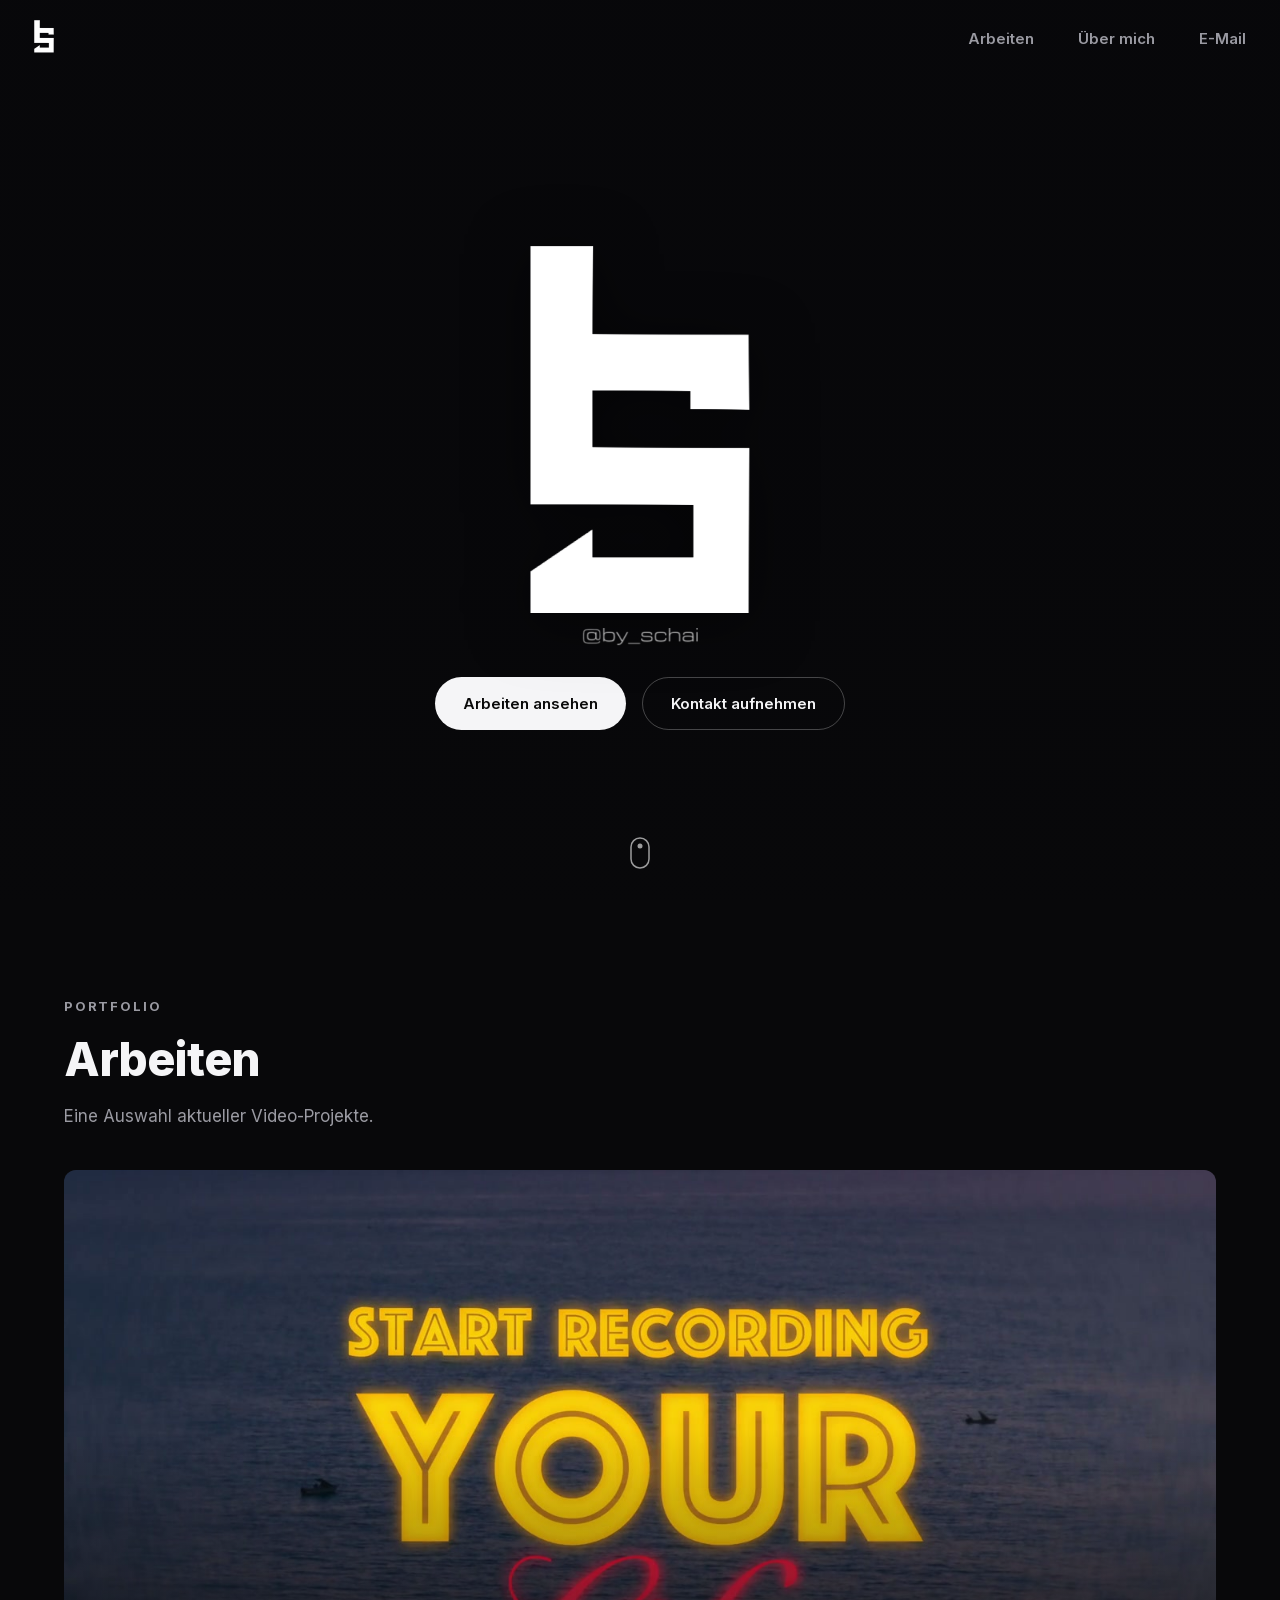
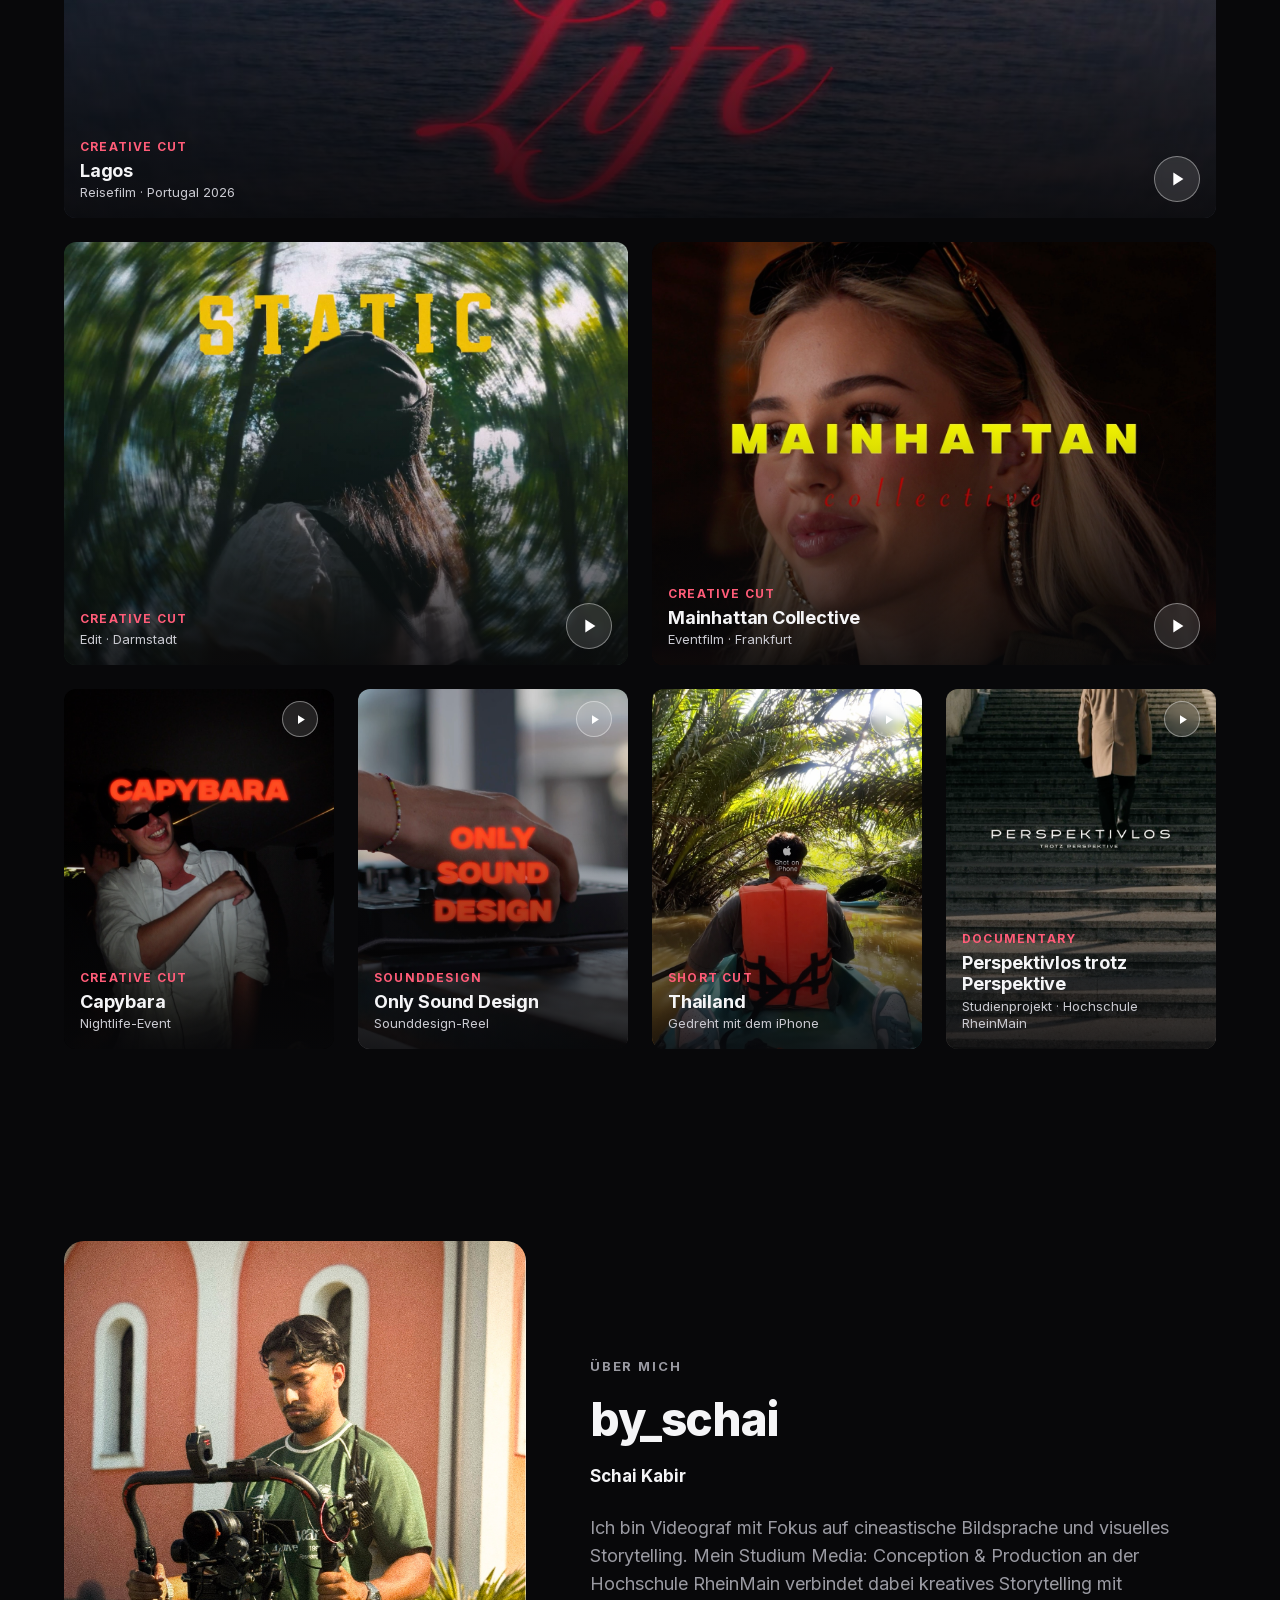
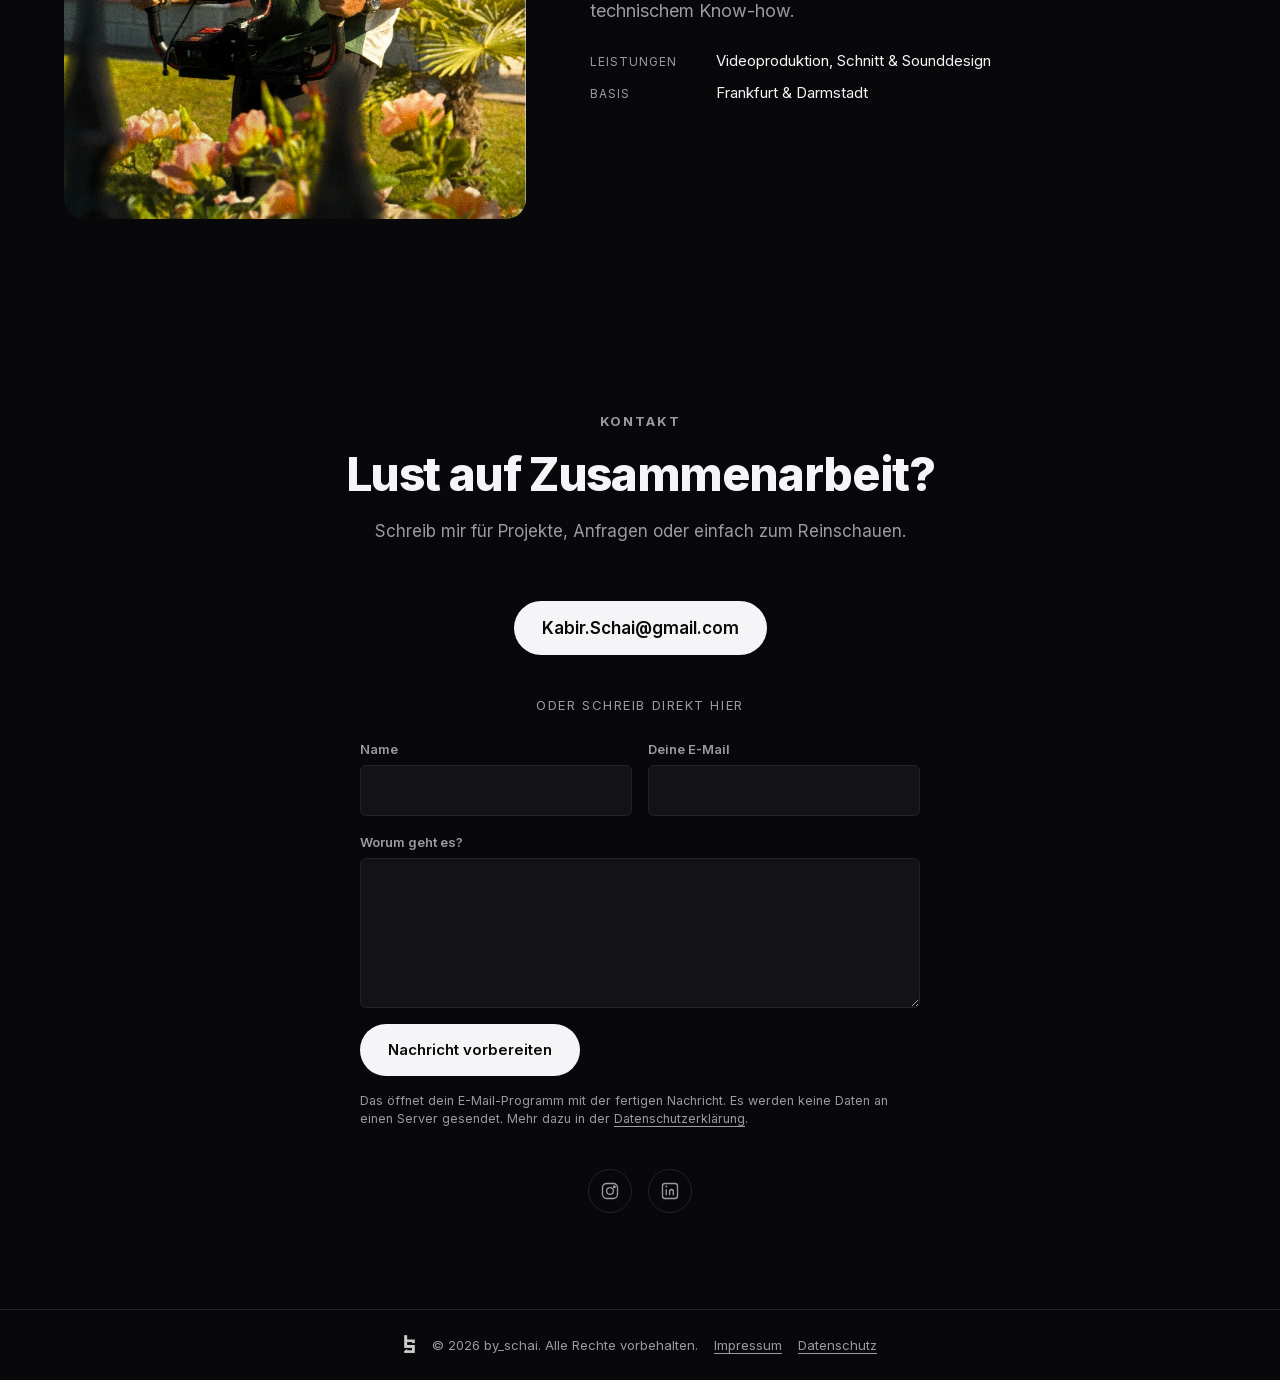
<file: index.html>
<!DOCTYPE html>
<html lang="de">
<head>
<meta charset="UTF-8">
<meta name="viewport" content="width=device-width, initial-scale=1.0">
<title>by_schai — Videograf aus Darmstadt &amp; Frankfurt | Portfolio</title>
<meta name="description" content="by_schai (Schai Kabir) — Videograf aus Frankfurt und Darmstadt. Cineastische Videoproduktion, Schnitt und Sounddesign: Creative Cuts, Eventfilme und Dokumentarfilm.">
<link rel="canonical" href="https://byschai.de/">
<meta name="theme-color" content="#08080a">
<meta name="author" content="Schai Kabir">

<meta property="og:type" content="website">
<meta property="og:site_name" content="by_schai">
<meta property="og:locale" content="de_DE">
<meta property="og:title" content="by_schai — Videograf aus Darmstadt &amp; Frankfurt">
<meta property="og:description" content="Cineastische Videoproduktion, Schnitt und Sounddesign. Creative Cuts, Eventfilme und Dokumentarfilm.">
<meta property="og:url" content="https://byschai.de/">
<meta property="og:image" content="https://byschai.de/assets/img/og-image.jpg">
<meta property="og:image:width" content="1200">
<meta property="og:image:height" content="630">
<meta property="og:image:alt" content="by_schai Logo auf dunklem Hintergrund">
<meta name="twitter:card" content="summary_large_image">
<meta name="twitter:title" content="by_schai — Videograf aus Darmstadt &amp; Frankfurt">
<meta name="twitter:description" content="Cineastische Videoproduktion, Schnitt und Sounddesign.">
<meta name="twitter:image" content="https://byschai.de/assets/img/og-image.jpg">

<link rel="icon" href="favicon.ico" sizes="any">
<link rel="icon" type="image/png" sizes="32x32" href="assets/img/favicon-32.png">
<link rel="apple-touch-icon" href="assets/img/apple-touch-icon.png">

<link rel="preload" href="assets/fonts/inter-latin.woff2" as="font" type="font/woff2" crossorigin>
<script>if(!matchMedia("(prefers-reduced-motion: reduce)").matches)document.documentElement.classList.add("js");</script>
<link rel="stylesheet" href="assets/css/style.css">
<script type="application/ld+json">{"@context": "https://schema.org", "@type": "Person", "name": "Schai Kabir", "alternateName": "by_schai", "url": "https://byschai.de/", "jobTitle": "Videograf", "description": "Videograf aus Frankfurt und Darmstadt: Kamera, Videoschnitt und Sounddesign.", "address": {"@type": "PostalAddress", "addressLocality": "Darmstadt", "addressCountry": "DE"}, "alumniOf": {"@type": "CollegeOrUniversity", "name": "Hochschule RheinMain"}, "sameAs": ["https://www.instagram.com/by_schai/", "https://www.linkedin.com/in/schai-kabir-1aa272264"]}</script>
</head>
<body>

<a class="skip-link" href="#main">Zum Inhalt springen</a>

<header class="site-header" id="siteHeader">
  <div class="container header-inner">
    <a href="#home" class="brand" aria-label="by_schai — Startseite">
      <img src="assets/img/logo/logo-white-sm.png" alt="by_schai" class="brand-logo" width="48" height="81">
    </a>
    <nav class="main-nav" aria-label="Hauptnavigation">
      <ul>
        <li><a href="#work">Arbeiten</a></li>
        <li><a href="#about">Über mich</a></li>
        <li><a href="#contact">E-Mail</a></li>
      </ul>
    </nav>
    <button class="nav-toggle" id="navToggle" aria-expanded="false" aria-controls="mobileNav" aria-label="Menü öffnen">
      <span></span><span></span><span></span>
    </button>
  </div>
  <nav id="mobileNav" class="mobile-nav" aria-label="Mobile Navigation">
    <ul>
      <li><a href="#work">Arbeiten</a></li>
      <li><a href="#about">Über mich</a></li>
      <li><a href="#contact">E-Mail</a></li>
    </ul>
  </nav>
</header>

<main id="main">

  <section id="home" class="hero">
    <div class="hero-bg" aria-hidden="true" id="heroBg">
      <div class="hero-bg-slot"><div class="hero-bg-layer"></div><div class="hero-bg-layer"></div></div>
      <div class="hero-bg-slot"><div class="hero-bg-layer"></div><div class="hero-bg-layer"></div></div>
      <div class="hero-bg-slot"><div class="hero-bg-layer"></div><div class="hero-bg-layer"></div></div>
      <div class="hero-bg-slot"><div class="hero-bg-layer"></div><div class="hero-bg-layer"></div></div>
      <div class="hero-overlay"></div>
    </div>
    <div class="hero-content container">
      <img src="assets/img/logo/logo-mark-white.png" alt="" class="hero-logo" width="192" height="320">
      <img src="assets/img/logo/logo-text-white.png" alt="by_schai" class="hero-brand" width="150" height="22">
      <div class="hero-actions">
        <a href="#work" class="btn btn-primary">Arbeiten ansehen</a>
        <a href="#contact" class="btn btn-ghost">Kontakt aufnehmen</a>
      </div>
    </div>
    <a href="#work" class="scroll-cue" aria-label="Zu den Arbeiten scrollen">
      <svg width="20" height="32" viewBox="0 0 20 32" fill="none" xmlns="http://www.w3.org/2000/svg">
        <rect x="1" y="1" width="18" height="30" rx="9" stroke="currentColor" stroke-width="1.5"/>
        <circle class="scroll-dot" cx="10" cy="9" r="2.5" fill="currentColor"/>
      </svg>
    </a>
  </section>

  <section id="work" class="work">
    <div class="container">
      <p class="eyebrow">Portfolio</p>
      <h2 class="section-title">Arbeiten</h2>
      <p class="section-sub">Eine Auswahl aktueller Video-Projekte.</p>

      <div class="video-grid">

        <button type="button" class="video-card is-featured" data-video="assets/video/lagos.mp4" data-title="Lagos" data-meta="Reisefilm · Portugal 2026">
          <img src="assets/posters/lagos.jpg" alt="" width="1440" height="1080" loading="lazy" class="video-card-poster">
          <video class="video-card-preview" data-src="assets/video/lagos.mp4" data-mobile-src="assets/video/bg/bg-lagos.mp4" muted loop playsinline preload="none"></video>
          <span class="video-card-overlay">
            <span class="play-icon" aria-hidden="true">
              <svg width="22" height="22" viewBox="0 0 24 24" fill="currentColor"><path d="M8 5v14l11-7z"/></svg>
            </span>
            <span class="video-card-meta">
              <span class="video-card-tag">Creative Cut</span>
              <span class="video-card-title">Lagos</span>
              <span class="video-card-sub">Reisefilm · Portugal 2026</span>
            </span>
          </span>
        </button>

        <button type="button" class="video-card is-landscape" data-video="assets/video/static.mp4" data-title="Creative Cut" data-meta="Edit · Darmstadt">
          <img src="assets/posters/static.jpg" alt="" width="1440" height="1080" loading="lazy" class="video-card-poster">
          <video class="video-card-preview" data-src="assets/video/static.mp4" muted loop playsinline preload="none"></video>
          <span class="video-card-overlay">
            <span class="play-icon" aria-hidden="true">
              <svg width="22" height="22" viewBox="0 0 24 24" fill="currentColor"><path d="M8 5v14l11-7z"/></svg>
            </span>
            <span class="video-card-meta">
              <span class="video-card-tag">Creative Cut</span>
              <span class="video-card-sub">Edit · Darmstadt</span>
            </span>
          </span>
        </button>

        <button type="button" class="video-card is-landscape" data-video="assets/video/cinematic-edit.mp4" data-title="Mainhattan Collective" data-meta="Eventfilm · Frankfurt">
          <img src="assets/posters/cinematic-edit.jpg" alt="" width="1400" height="1050" loading="lazy" class="video-card-poster">
          <video class="video-card-preview" data-src="assets/video/cinematic-edit.mp4" muted loop playsinline preload="none"></video>
          <span class="video-card-overlay">
            <span class="play-icon" aria-hidden="true">
              <svg width="22" height="22" viewBox="0 0 24 24" fill="currentColor"><path d="M8 5v14l11-7z"/></svg>
            </span>
            <span class="video-card-meta">
              <span class="video-card-tag">Creative Cut</span>
              <span class="video-card-title">Mainhattan Collective</span>
              <span class="video-card-sub">Eventfilm · Frankfurt</span>
            </span>
          </span>
        </button>

        <button type="button" class="video-card" data-video="assets/video/showreel-main.mp4" data-title="Capybara" data-meta="Nightlife-Event">
          <img src="assets/posters/showreel-main.jpg" alt="" width="787" height="1400" loading="lazy" class="video-card-poster">
          <video class="video-card-preview" data-src="assets/video/showreel-main.mp4" muted loop playsinline preload="none"></video>
          <span class="video-card-overlay">
            <span class="play-icon" aria-hidden="true">
              <svg width="22" height="22" viewBox="0 0 24 24" fill="currentColor"><path d="M8 5v14l11-7z"/></svg>
            </span>
            <span class="video-card-meta">
              <span class="video-card-tag">Creative Cut</span>
              <span class="video-card-title">Capybara</span>
              <span class="video-card-sub">Nightlife-Event</span>
            </span>
          </span>
        </button>

        <button type="button" class="video-card" data-video="assets/video/reel-alt-cut.mp4" data-title="Only Sound Design" data-meta="Sounddesign-Reel">
          <img src="assets/posters/reel-alt-cut.jpg" alt="" width="787" height="1400" loading="lazy" class="video-card-poster">
          <video class="video-card-preview" data-src="assets/video/reel-alt-cut.mp4" muted loop playsinline preload="none"></video>
          <span class="video-card-overlay">
            <span class="play-icon" aria-hidden="true">
              <svg width="22" height="22" viewBox="0 0 24 24" fill="currentColor"><path d="M8 5v14l11-7z"/></svg>
            </span>
            <span class="video-card-meta">
              <span class="video-card-tag">Sounddesign</span>
              <span class="video-card-title">Only Sound Design</span>
              <span class="video-card-sub">Sounddesign-Reel</span>
            </span>
          </span>
        </button>

        <button type="button" class="video-card" data-video="assets/video/timeline-cut.mp4" data-title="Thailand" data-meta="Gedreht mit dem iPhone">
          <img src="assets/posters/timeline-cut.jpg" alt="" width="787" height="1400" loading="lazy" class="video-card-poster">
          <video class="video-card-preview" data-src="assets/video/timeline-cut.mp4" muted loop playsinline preload="none"></video>
          <span class="video-card-overlay">
            <span class="play-icon" aria-hidden="true">
              <svg width="22" height="22" viewBox="0 0 24 24" fill="currentColor"><path d="M8 5v14l11-7z"/></svg>
            </span>
            <span class="video-card-meta">
              <span class="video-card-tag">Short Cut</span>
              <span class="video-card-title">Thailand</span>
              <span class="video-card-sub">Gedreht mit dem iPhone</span>
            </span>
          </span>
        </button>

        <button type="button" class="video-card" data-video="assets/video/documentary.mp4" data-title="Perspektivlos trotz Perspektive" data-meta="Studienprojekt · Hochschule RheinMain">
          <img src="assets/posters/documentary.jpg" alt="" width="787" height="1400" loading="lazy" class="video-card-poster">
          <video class="video-card-preview" data-src="assets/video/documentary.mp4" muted loop playsinline preload="none"></video>
          <span class="video-card-overlay">
            <span class="play-icon" aria-hidden="true">
              <svg width="22" height="22" viewBox="0 0 24 24" fill="currentColor"><path d="M8 5v14l11-7z"/></svg>
            </span>
            <span class="video-card-meta">
              <span class="video-card-tag">Documentary</span>
              <span class="video-card-title">Perspektivlos trotz Perspektive</span>
              <span class="video-card-sub">Studienprojekt · Hochschule RheinMain</span>
            </span>
          </span>
        </button>

      </div>
    </div>
  </section>

  <section id="about" class="about">
    <div class="container about-inner">
      <div class="about-image">
        <img src="assets/img/gallery/img_9459.jpg" alt="by_schai bei einem Videodreh mit Kamera-Gimbal" width="1551" height="2200" loading="lazy">
      </div>
      <div class="about-text">
        <p class="eyebrow">Über mich</p>
        <h2 class="section-title">by_schai</h2>
        <p class="about-name">Schai Kabir</p>
        <p class="about-bio">
          Ich bin Videograf mit Fokus auf cineastische Bildsprache und visuelles Storytelling. Mein Studium
          Media: Conception &amp; Production an der Hochschule RheinMain verbindet dabei kreatives Storytelling
          mit technischem Know-how.
        </p>
        <ul class="about-facts">
          <li><span>Leistungen</span>Videoproduktion, Schnitt &amp; Sounddesign</li>
          <li><span>Basis</span>Frankfurt &amp; Darmstadt</li>
        </ul>
      </div>
    </div>
  </section>

  <section id="contact" class="contact">
    <div class="container contact-inner">
      <p class="eyebrow">Kontakt</p>
      <h2 class="section-title">Lust auf Zusammenarbeit?</h2>
      <p class="section-sub">Schreib mir für Projekte, Anfragen oder einfach zum Reinschauen.</p>
            <a href="mailto:Kabir.Schai@gmail.com" class="btn btn-primary contact-email">Kabir.Schai@gmail.com</a>

      <p class="contact-or">oder schreib direkt hier</p>
      <form class="contact-form" id="contactForm" novalidate>
        <div class="field">
          <label for="cfName">Name</label>
          <input id="cfName" name="name" type="text" autocomplete="name" required>
        </div>
        <div class="field">
          <label for="cfEmail">Deine E-Mail</label>
          <input id="cfEmail" name="email" type="email" autocomplete="email" required>
        </div>
        <div class="field field-full">
          <label for="cfMsg">Worum geht es?</label>
          <textarea id="cfMsg" name="message" rows="5" required></textarea>
        </div>
        <p class="form-error" id="cfError" role="alert" hidden>Bitte fülle alle Felder aus.</p>
        <button type="submit" class="btn btn-primary">Nachricht vorbereiten</button>
        <p class="form-hint">Das öffnet dein E-Mail-Programm mit der fertigen Nachricht. Es werden keine Daten an einen Server gesendet. Mehr dazu in der <a href="datenschutz.html">Datenschutzerklärung</a>.</p>
      </form>
      <div class="social-links">
        <a href="https://www.instagram.com/by_schai/" target="_blank" rel="noopener" aria-label="Instagram" class="social-link">
          <svg width="20" height="20" viewBox="0 0 24 24" fill="none" stroke="currentColor" stroke-width="1.6"><rect x="3" y="3" width="18" height="18" rx="5"/><circle cx="12" cy="12" r="4"/><circle cx="17.2" cy="6.8" r="1"/></svg>
        </a>
        <a href="https://www.linkedin.com/in/schai-kabir-1aa272264" target="_blank" rel="noopener" aria-label="LinkedIn" class="social-link">
          <svg width="20" height="20" viewBox="0 0 24 24" fill="none" stroke="currentColor" stroke-width="1.6"><rect x="3" y="3" width="18" height="18" rx="3"/><line x1="7.5" y1="10" x2="7.5" y2="17"/><circle cx="7.5" cy="6.7" r="1.2" fill="currentColor" stroke="none"/><path d="M11.5 17v-4.2c0-1.6 1-2.6 2.4-2.6s2.1 1 2.1 2.6V17"/></svg>
        </a>
      </div>
    </div>
  </section>

</main>

<footer class="site-footer">
  <div class="container footer-inner">
    <img src="assets/img/logo/logo-white-sm.png" alt="by_schai" class="footer-logo" width="28" height="47">
    <p>&copy; <span id="year"></span> by_schai. Alle Rechte vorbehalten.</p>
    <nav class="footer-links" aria-label="Rechtliches">
      <a href="impressum.html">Impressum</a>
      <a href="datenschutz.html">Datenschutz</a>
    </nav>
  </div>
</footer>

<div class="lightbox" id="lightbox" role="dialog" aria-modal="true" aria-hidden="true" aria-labelledby="lightboxTitle">
  <button class="lightbox-close" id="lightboxClose" aria-label="Video schließen">
    <svg width="26" height="26" viewBox="0 0 24 24" fill="none" stroke="currentColor" stroke-width="2"><path d="M6 6l12 12M18 6L6 18"/></svg>
  </button>
  <div class="lightbox-inner">
    <p id="lightboxTitle" class="lightbox-title"></p>
    <video id="lightboxVideo" controls playsinline preload="none"></video>
    <a id="lightboxDownload" class="lightbox-fallback" href="#" download>Video herunterladen, falls die Wiedergabe nicht startet</a>
  </div>
</div>

<script src="assets/js/script.js"></script>
</body>
</html>
</file>
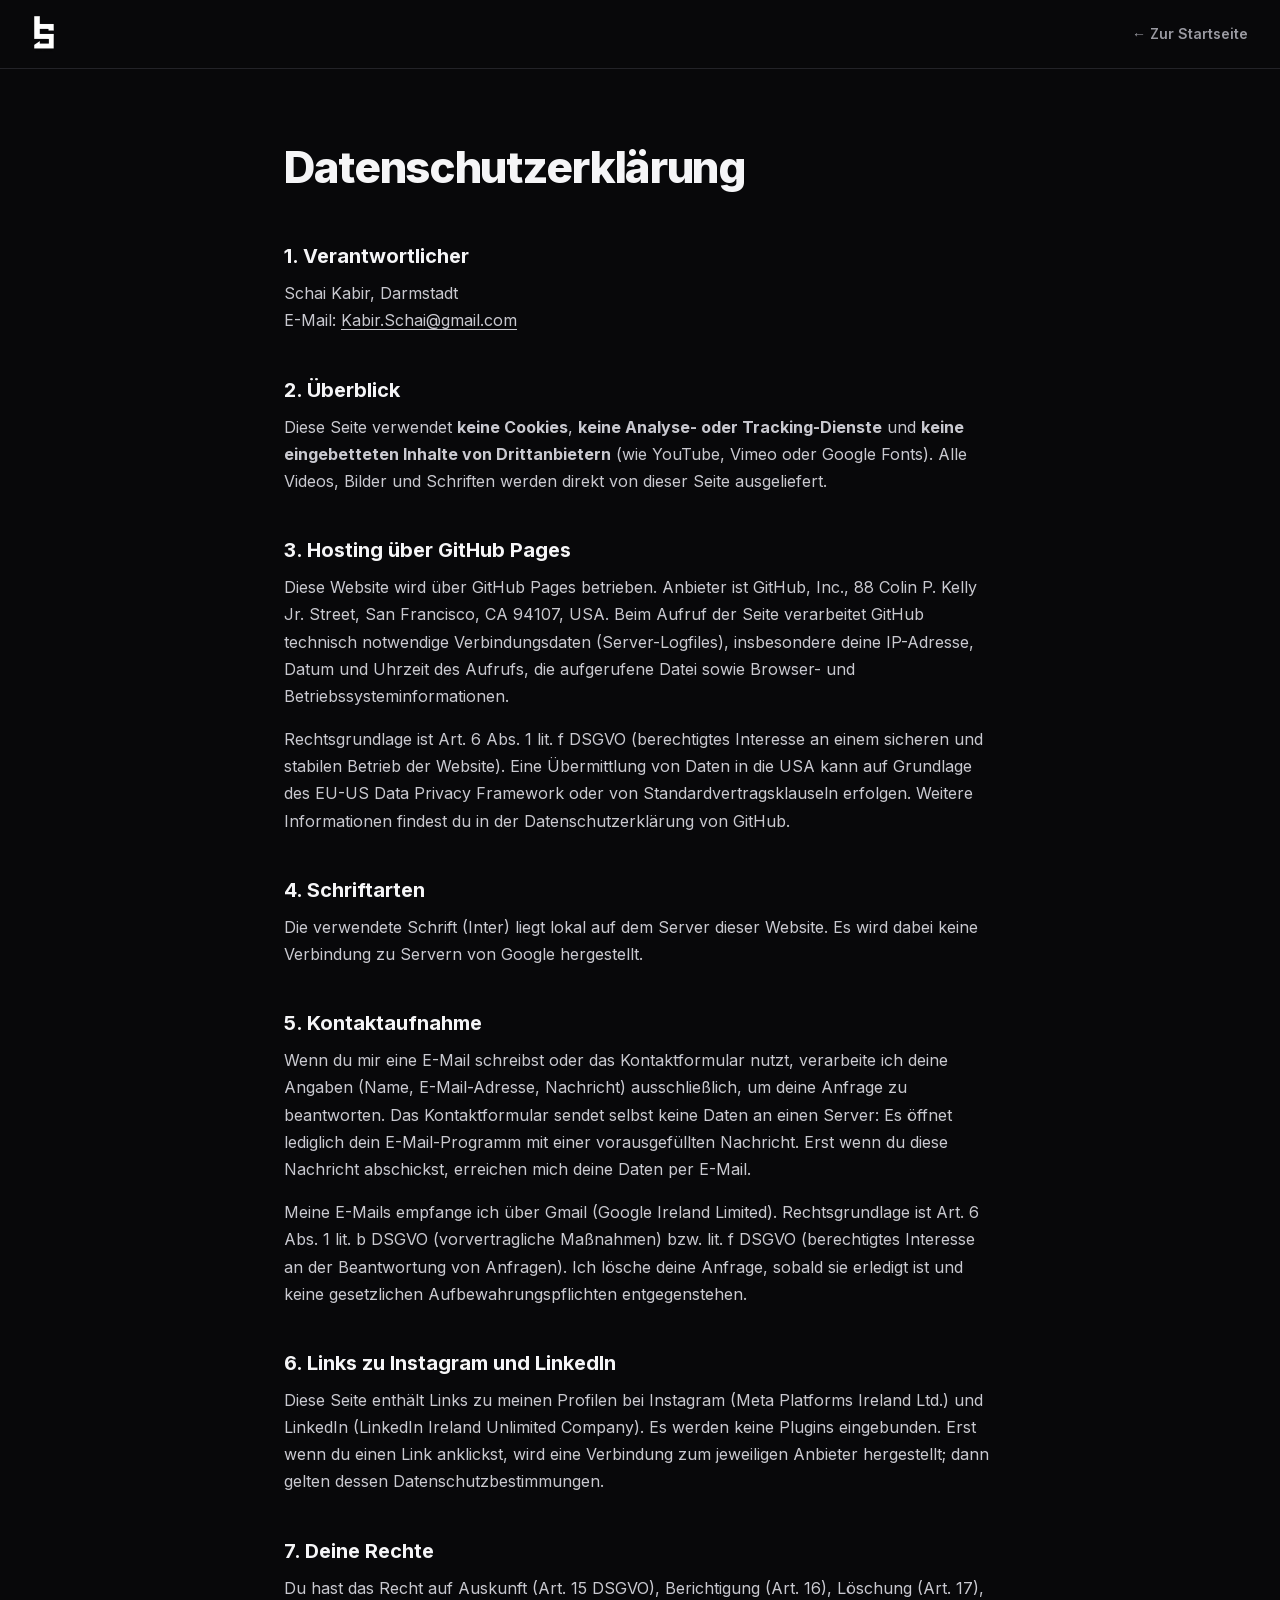
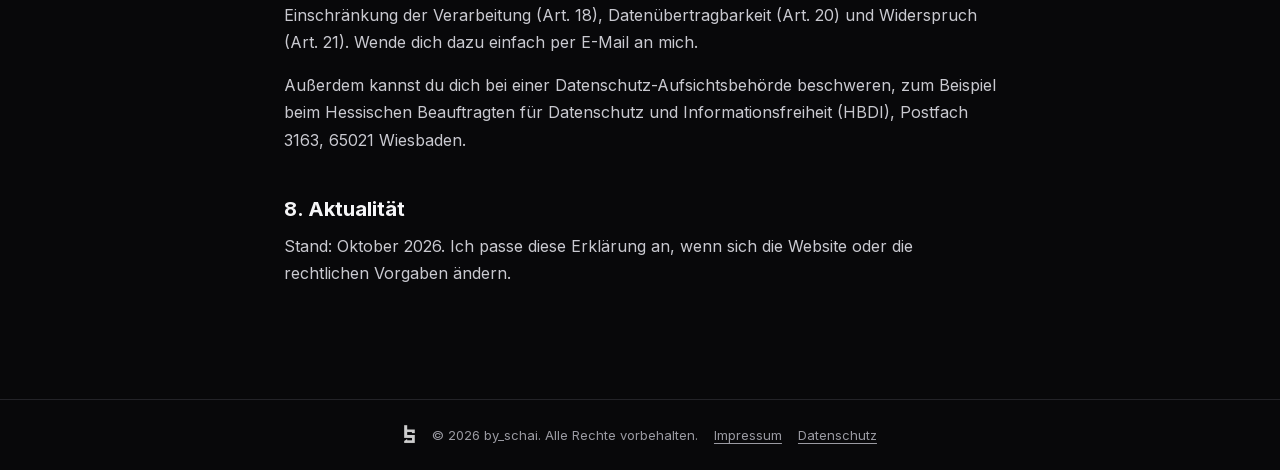
<file: datenschutz.html>
<!DOCTYPE html>
<html lang="de">
<head>
<meta charset="UTF-8">
<meta name="viewport" content="width=device-width, initial-scale=1.0">
<title>Datenschutzerklärung — by_schai</title>
<meta name="description" content="Datenschutzerklärung der Website von by_schai: keine Cookies, kein Tracking.">
<link rel="canonical" href="https://byschai.de/datenschutz.html">
<meta name="theme-color" content="#08080a">
<link rel="icon" href="favicon.ico" sizes="any">
<link rel="icon" type="image/png" sizes="32x32" href="assets/img/favicon-32.png">
<link rel="apple-touch-icon" href="assets/img/apple-touch-icon.png">
<link rel="preload" href="assets/fonts/inter-latin.woff2" as="font" type="font/woff2" crossorigin>
<link rel="stylesheet" href="assets/css/style.css">
</head>
<body>

<header class="legal-header">
  <div class="container header-inner">
    <a href="index.html" class="brand" aria-label="by_schai — Startseite">
      <img src="assets/img/logo/logo-white-sm.png" alt="by_schai" class="brand-logo" width="48" height="81">
    </a>
    <a href="index.html" class="legal-back">&larr; Zur Startseite</a>
  </div>
</header>

<main class="legal">
  <div class="container">
    <h1>Datenschutzerklärung</h1>

    <h2>1. Verantwortlicher</h2>
    <!-- TODO: Straße, Hausnummer und PLZ ergänzen (siehe Impressum). -->
    <p>
      Schai Kabir, Darmstadt<br>
      E-Mail: <a href="mailto:Kabir.Schai@gmail.com">Kabir.Schai@gmail.com</a>
    </p>

    <h2>2. Überblick</h2>
    <p>Diese Seite verwendet <strong>keine Cookies</strong>, <strong>keine Analyse- oder Tracking-Dienste</strong> und <strong>keine eingebetteten Inhalte von Drittanbietern</strong> (wie YouTube, Vimeo oder Google Fonts). Alle Videos, Bilder und Schriften werden direkt von dieser Seite ausgeliefert.</p>

    <h2>3. Hosting über GitHub Pages</h2>
    <p>Diese Website wird über GitHub Pages betrieben. Anbieter ist GitHub, Inc., 88 Colin P. Kelly Jr. Street, San Francisco, CA 94107, USA. Beim Aufruf der Seite verarbeitet GitHub technisch notwendige Verbindungsdaten (Server-Logfiles), insbesondere deine IP-Adresse, Datum und Uhrzeit des Aufrufs, die aufgerufene Datei sowie Browser- und Betriebssysteminformationen.</p>
    <p>Rechtsgrundlage ist Art. 6 Abs. 1 lit. f DSGVO (berechtigtes Interesse an einem sicheren und stabilen Betrieb der Website). Eine Übermittlung von Daten in die USA kann auf Grundlage des EU-US Data Privacy Framework oder von Standardvertragsklauseln erfolgen. Weitere Informationen findest du in der Datenschutzerklärung von GitHub.</p>

    <h2>4. Schriftarten</h2>
    <p>Die verwendete Schrift (Inter) liegt lokal auf dem Server dieser Website. Es wird dabei keine Verbindung zu Servern von Google hergestellt.</p>

    <h2>5. Kontaktaufnahme</h2>
    <p>Wenn du mir eine E-Mail schreibst oder das Kontaktformular nutzt, verarbeite ich deine Angaben (Name, E-Mail-Adresse, Nachricht) ausschließlich, um deine Anfrage zu beantworten. Das Kontaktformular sendet selbst keine Daten an einen Server: Es öffnet lediglich dein E-Mail-Programm mit einer vorausgefüllten Nachricht. Erst wenn du diese Nachricht abschickst, erreichen mich deine Daten per E-Mail.</p>
    <p>Meine E-Mails empfange ich über Gmail (Google Ireland Limited). Rechtsgrundlage ist Art. 6 Abs. 1 lit. b DSGVO (vorvertragliche Maßnahmen) bzw. lit. f DSGVO (berechtigtes Interesse an der Beantwortung von Anfragen). Ich lösche deine Anfrage, sobald sie erledigt ist und keine gesetzlichen Aufbewahrungspflichten entgegenstehen.</p>

    <h2>6. Links zu Instagram und LinkedIn</h2>
    <p>Diese Seite enthält Links zu meinen Profilen bei Instagram (Meta Platforms Ireland Ltd.) und LinkedIn (LinkedIn Ireland Unlimited Company). Es werden keine Plugins eingebunden. Erst wenn du einen Link anklickst, wird eine Verbindung zum jeweiligen Anbieter hergestellt; dann gelten dessen Datenschutzbestimmungen.</p>

    <h2>7. Deine Rechte</h2>
    <p>Du hast das Recht auf Auskunft (Art. 15 DSGVO), Berichtigung (Art. 16), Löschung (Art. 17), Einschränkung der Verarbeitung (Art. 18), Datenübertragbarkeit (Art. 20) und Widerspruch (Art. 21). Wende dich dazu einfach per E-Mail an mich.</p>
    <p>Außerdem kannst du dich bei einer Datenschutz-Aufsichtsbehörde beschweren, zum Beispiel beim Hessischen Beauftragten für Datenschutz und Informationsfreiheit (HBDI), Postfach 3163, 65021 Wiesbaden.</p>

    <h2>8. Aktualität</h2>
    <p>Stand: Oktober 2026. Ich passe diese Erklärung an, wenn sich die Website oder die rechtlichen Vorgaben ändern.</p>
  </div>
</main>

<footer class="site-footer">
  <div class="container footer-inner">
    <img src="assets/img/logo/logo-white-sm.png" alt="by_schai" class="footer-logo" width="28" height="47">
    <p>&copy; <span id="year"></span> by_schai. Alle Rechte vorbehalten.</p>
    <nav class="footer-links" aria-label="Rechtliches">
      <a href="impressum.html">Impressum</a>
      <a href="datenschutz.html">Datenschutz</a>
    </nav>
  </div>
</footer>
<script>document.getElementById('year').textContent = new Date().getFullYear();</script>
</body>
</html>
</file>
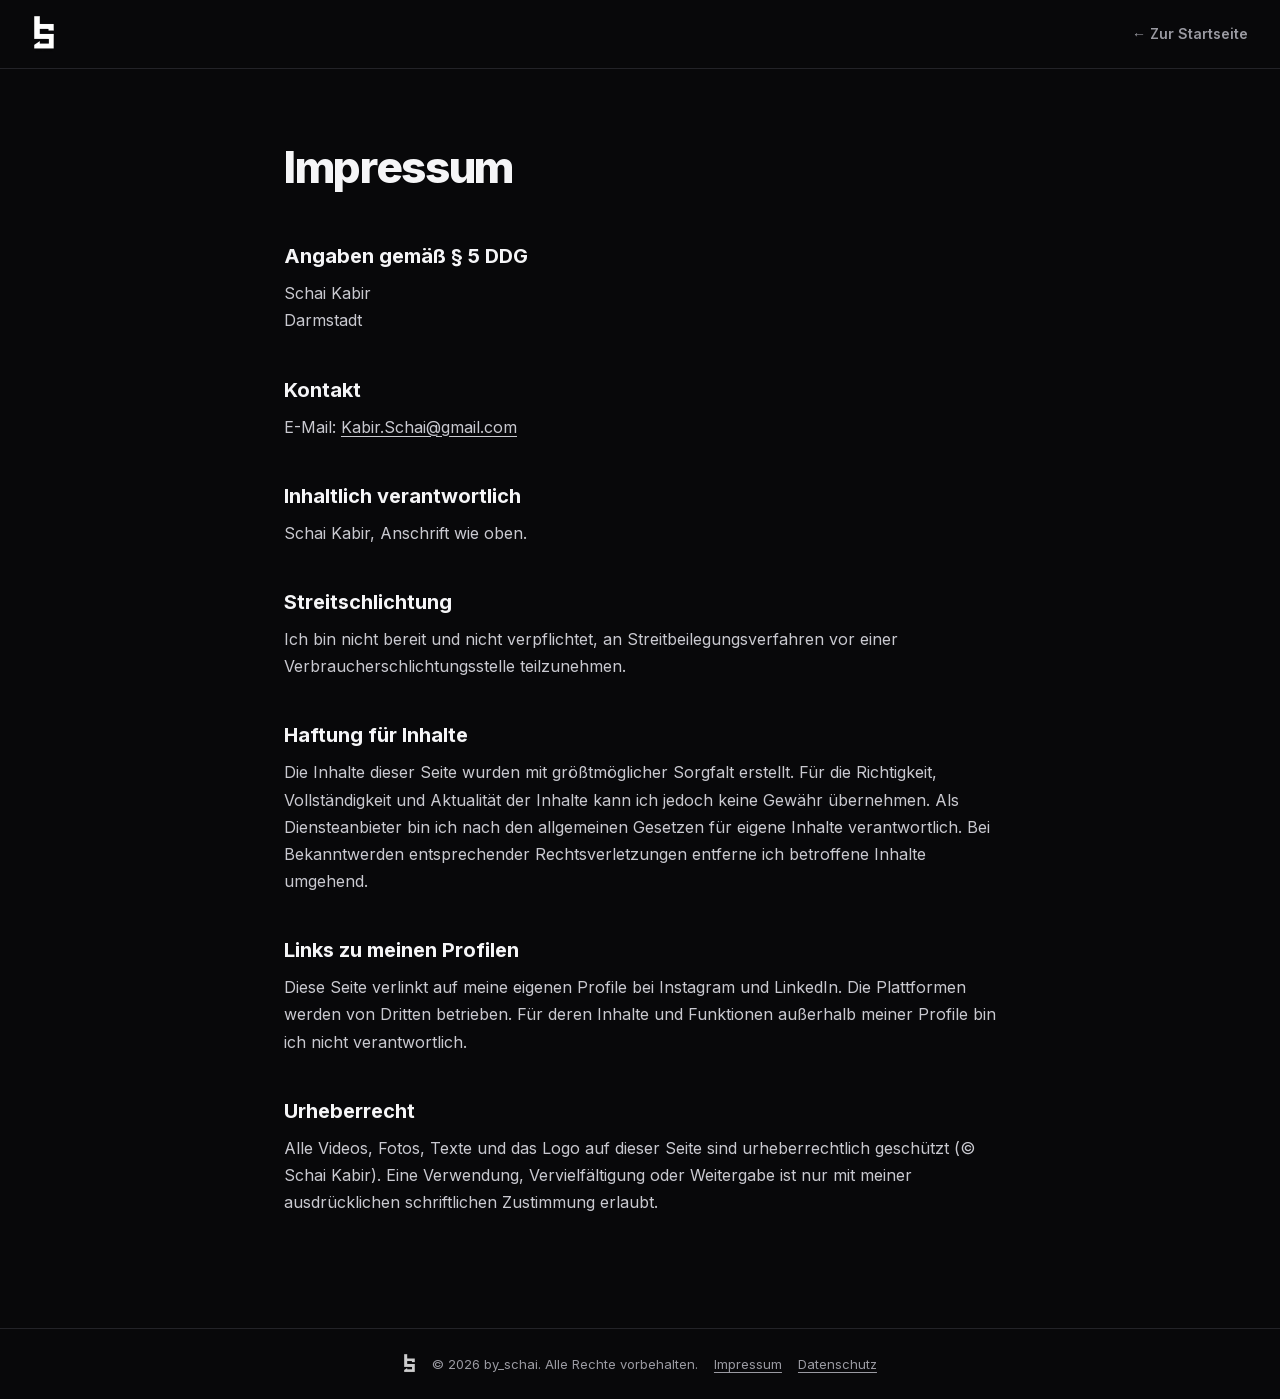
<file: impressum.html>
<!DOCTYPE html>
<html lang="de">
<head>
<meta charset="UTF-8">
<meta name="viewport" content="width=device-width, initial-scale=1.0">
<title>Impressum — by_schai</title>
<meta name="description" content="Impressum von Schai Kabir (by_schai), Videograf aus Darmstadt.">
<link rel="canonical" href="https://byschai.de/impressum.html">
<meta name="theme-color" content="#08080a">
<link rel="icon" href="favicon.ico" sizes="any">
<link rel="icon" type="image/png" sizes="32x32" href="assets/img/favicon-32.png">
<link rel="apple-touch-icon" href="assets/img/apple-touch-icon.png">
<link rel="preload" href="assets/fonts/inter-latin.woff2" as="font" type="font/woff2" crossorigin>
<link rel="stylesheet" href="assets/css/style.css">
</head>
<body>

<header class="legal-header">
  <div class="container header-inner">
    <a href="index.html" class="brand" aria-label="by_schai — Startseite">
      <img src="assets/img/logo/logo-white-sm.png" alt="by_schai" class="brand-logo" width="48" height="81">
    </a>
    <a href="index.html" class="legal-back">&larr; Zur Startseite</a>
  </div>
</header>

<main class="legal">
  <div class="container">
    <h1>Impressum</h1>

    <h2>Angaben gemäß § 5 DDG</h2>
    <!-- TODO: Straße, Hausnummer und PLZ ergänzen. Ohne vollständige ladungsfähige Anschrift ist das Impressum nicht rechtskonform (§ 5 DDG). -->
    <p>
      Schai Kabir<br>
      Darmstadt
    </p>

    <h2>Kontakt</h2>
    <p>E-Mail: <a href="mailto:Kabir.Schai@gmail.com">Kabir.Schai@gmail.com</a></p>

    <h2>Inhaltlich verantwortlich</h2>
    <p>Schai Kabir, Anschrift wie oben.</p>

    <h2>Streitschlichtung</h2>
    <p>Ich bin nicht bereit und nicht verpflichtet, an Streitbeilegungsverfahren vor einer Verbraucherschlichtungsstelle teilzunehmen.</p>

    <h2>Haftung für Inhalte</h2>
    <p>Die Inhalte dieser Seite wurden mit größtmöglicher Sorgfalt erstellt. Für die Richtigkeit, Vollständigkeit und Aktualität der Inhalte kann ich jedoch keine Gewähr übernehmen. Als Diensteanbieter bin ich nach den allgemeinen Gesetzen für eigene Inhalte verantwortlich. Bei Bekanntwerden entsprechender Rechtsverletzungen entferne ich betroffene Inhalte umgehend.</p>

    <h2>Links zu meinen Profilen</h2>
    <p>Diese Seite verlinkt auf meine eigenen Profile bei Instagram und LinkedIn. Die Plattformen werden von Dritten betrieben. Für deren Inhalte und Funktionen außerhalb meiner Profile bin ich nicht verantwortlich.</p>

    <h2>Urheberrecht</h2>
    <p>Alle Videos, Fotos, Texte und das Logo auf dieser Seite sind urheberrechtlich geschützt (&copy; Schai Kabir). Eine Verwendung, Vervielfältigung oder Weitergabe ist nur mit meiner ausdrücklichen schriftlichen Zustimmung erlaubt.</p>
  </div>
</main>

<footer class="site-footer">
  <div class="container footer-inner">
    <img src="assets/img/logo/logo-white-sm.png" alt="by_schai" class="footer-logo" width="28" height="47">
    <p>&copy; <span id="year"></span> by_schai. Alle Rechte vorbehalten.</p>
    <nav class="footer-links" aria-label="Rechtliches">
      <a href="impressum.html">Impressum</a>
      <a href="datenschutz.html">Datenschutz</a>
    </nav>
  </div>
</footer>
<script>document.getElementById('year').textContent = new Date().getFullYear();</script>
</body>
</html>
</file>
<file: assets/css/style.css>
/* ============ Fonts (self-hosted, no Google requests) ============ */
@font-face {
  font-family: 'Inter';
  src: url('../fonts/inter-latin.woff2') format('woff2');
  font-weight: 300 800;
  font-style: normal;
  font-display: swap;
}

/* ============ Design tokens ============ */
:root {
  --color-bg: #08080a;
  --color-bg-alt: #0f0f12;
  --color-card: #131316;
  --color-border: #232328;
  --color-fg: #f5f5f7;
  --color-fg-muted: #9a9aa2;
  --color-accent: #e11d3f;
  --color-accent-text: #ff5c78;
  --color-accent-fg: #ffffff;

  --font-sans: 'Inter', -apple-system, BlinkMacSystemFont, 'Segoe UI', sans-serif;

  --space-1: 8px;
  --space-2: 16px;
  --space-3: 24px;
  --space-4: 40px;
  --space-5: 64px;
  --space-6: 96px;

  --radius-sm: 6px;
  --radius-md: 12px;
  --radius-lg: 20px;

  --ease: cubic-bezier(.4,0,.2,1);
  --duration: 250ms;

  --container-w: 1200px;
}

/* ============ Reset ============ */
*, *::before, *::after { box-sizing: border-box; }
html { scroll-behavior: smooth; }
@media (prefers-reduced-motion: reduce) {
  html { scroll-behavior: auto; }
  *, *::before, *::after {
    animation-duration: 0.01ms !important;
    animation-iteration-count: 1 !important;
    transition-duration: 0.01ms !important;
    scroll-behavior: auto !important;
  }
}

body {
  margin: 0;
  background: var(--color-bg);
  color: var(--color-fg);
  font-family: var(--font-sans);
  font-size: 16px;
  line-height: 1.55;
  -webkit-font-smoothing: antialiased;
}

img { max-width: 100%; height: auto; display: block; }
a { color: inherit; text-decoration: none; }
ul { list-style: none; margin: 0; padding: 0; }
h1, h2, h3, p { margin: 0; }
button { font: inherit; color: inherit; background: none; border: 0; cursor: pointer; }

:focus-visible {
  outline: 2px solid var(--color-fg);
  outline-offset: 3px;
}

.container {
  width: 100%;
  max-width: var(--container-w);
  margin-inline: auto;
  padding-inline: var(--space-3);
}

.skip-link {
  position: absolute;
  left: -9999px;
  top: 0;
  background: var(--color-accent);
  color: #fff;
  padding: 12px 20px;
  z-index: 200;
  border-radius: 0 0 var(--radius-sm) 0;
}
.skip-link:focus { left: 0; }

.eyebrow {
  text-transform: uppercase;
  letter-spacing: 0.14em;
  font-size: 13px;
  font-weight: 700;
  color: var(--color-fg-muted);
  margin-bottom: var(--space-1);
}

.section-title {
  font-size: clamp(30px, 4.2vw, 46px);
  font-weight: 800;
  letter-spacing: -0.03em;
  margin-bottom: var(--space-1);
}

.section-sub {
  color: var(--color-fg-muted);
  font-size: 17px;
  max-width: 56ch;
  margin-bottom: var(--space-4);
}

.btn {
  display: inline-flex;
  align-items: center;
  justify-content: center;
  gap: 8px;
  padding: 14px 28px;
  border-radius: 999px;
  font-weight: 600;
  font-size: 15px;
  cursor: pointer;
  transition: transform var(--duration) var(--ease), background var(--duration) var(--ease), border-color var(--duration) var(--ease);
  white-space: nowrap;
}
.btn:hover { transform: translateY(-2px); }
.btn-primary { background: var(--color-fg); color: #0a0a0a; }
.btn-primary:hover { background: #fff; }
.btn-ghost {
  background: transparent;
  color: var(--color-fg);
  border: 1px solid rgba(255,255,255,0.25);
}
.btn-ghost:hover { border-color: rgba(255,255,255,0.6); }

/* ============ Header ============ */
.site-header {
  position: fixed;
  inset: 0 0 auto 0;
  z-index: 100;
  transition: background var(--duration) var(--ease), backdrop-filter var(--duration) var(--ease), border-color var(--duration) var(--ease);
  border-bottom: 1px solid transparent;
}
.site-header.is-scrolled {
  background: rgba(8,8,10,0.75);
  backdrop-filter: blur(10px);
  -webkit-backdrop-filter: blur(10px);
  border-bottom-color: var(--color-border);
}
.header-inner {
  display: flex;
  align-items: center;
  justify-content: space-between;
  height: 76px;
  max-width: none;
  padding-inline: clamp(20px, 2.5vw, 40px);
}
.brand { display: flex; align-items: center; }
.brand-logo { height: 40px; width: auto; }

.main-nav ul { display: flex; gap: var(--space-4); }
.main-nav a {
  font-size: 15px;
  font-weight: 600;
  color: var(--color-fg-muted);
  transition: color var(--duration) var(--ease);
  padding: 4px 2px;
  border-bottom: 1px solid transparent;
}
.main-nav a:hover,
.main-nav a:focus-visible { color: var(--color-fg); }

.nav-toggle {
  display: none;
  flex-direction: column;
  gap: 5px;
  padding: 10px;
}
.nav-toggle span {
  width: 22px;
  height: 2px;
  background: var(--color-fg);
  transition: transform var(--duration) var(--ease), opacity var(--duration) var(--ease);
}
.nav-toggle[aria-expanded="true"] span:nth-child(1) { transform: translateY(7px) rotate(45deg); }
.nav-toggle[aria-expanded="true"] span:nth-child(2) { opacity: 0; }
.nav-toggle[aria-expanded="true"] span:nth-child(3) { transform: translateY(-7px) rotate(-45deg); }

.mobile-nav {
  display: none;
  background: var(--color-bg-alt);
  border-bottom: 1px solid var(--color-border);
}
.mobile-nav.is-open { display: block; }
.mobile-nav ul { display: flex; flex-direction: column; padding: var(--space-2) var(--space-3) var(--space-3); gap: var(--space-2); }
.mobile-nav a { font-size: 18px; font-weight: 500; }

@media (max-width: 720px) {
  .main-nav { display: none; }
  .nav-toggle { display: flex; }
}

/* ============ Hero ============ */
.hero {
  position: relative;
  min-height: 100svh;
  display: flex;
  align-items: center;
  justify-content: center;
  overflow: hidden;
  text-align: center;
}

.hero-bg {
  position: absolute;
  inset: 0;
  display: grid;
  grid-template-columns: repeat(4, 1fr);
}
.hero-bg-slot {
  position: relative;
  overflow: hidden;
}
.hero-bg-layer {
  position: absolute;
  inset: 0;
  opacity: 0;
  filter: grayscale(20%);
  transform: scale(1.08);
  transition: opacity 1.6s ease;
  animation: hero-drift 30s ease-in-out infinite alternate;
}
.hero-bg-layer.is-active { opacity: 0.4; }
.hero-bg-layer img,
.hero-bg-layer video {
  width: 100%;
  height: 100%;
  object-fit: cover;
  display: block;
}
.hero-bg-slot:nth-child(2) .hero-bg-layer { animation-delay: -7s; }
.hero-bg-slot:nth-child(3) .hero-bg-layer { animation-delay: -15s; }
.hero-bg-slot:nth-child(4) .hero-bg-layer { animation-delay: -22s; }

@keyframes hero-drift {
  from { transform: scale(1.08) translateY(0); }
  to   { transform: scale(1.16) translateY(-2%); }
}
@media (prefers-reduced-motion: reduce) {
  .hero-bg-layer { animation: none; transform: scale(1.08); }
}

.hero-overlay {
  position: absolute;
  inset: 0;
  background:
    linear-gradient(180deg, rgba(8,8,10,0.35) 0%, rgba(8,8,10,0.6) 55%, rgba(8,8,10,0.92) 100%),
    rgba(8,8,10,0.2);
}

@media (max-width: 720px) {
  .hero-bg { grid-template-columns: repeat(2, 1fr); }
  .hero-bg-slot:nth-child(3),
  .hero-bg-slot:nth-child(4) { display: none; }
}

.hero-content {
  position: relative;
  z-index: 1;
  display: flex;
  flex-direction: column;
  align-items: center;
  gap: var(--space-3);
  padding-top: 76px;
}

.hero-logo {
  width: min(220px, 42vw);
  height: auto;
  filter: drop-shadow(0 8px 30px rgba(0,0,0,0.5));
  animation: logo-fly-in 900ms cubic-bezier(.2,.8,.2,1) both;
}

@keyframes logo-fly-in {
  0%   { opacity: 0; transform: translateY(-90px) scale(0.92); }
  65%  { opacity: 1; transform: translateY(6px) scale(1.02); }
  100% { opacity: 1; transform: translateY(0) scale(1); }
}

.hero-brand {
  width: min(115px, 22vw);
  height: auto;
  opacity: 0.85;
  margin-top: calc(-1 * var(--space-3) + 16px);
  animation: brand-fade-in 600ms ease-out 650ms both;
}

@keyframes brand-fade-in {
  from { opacity: 0; transform: translateY(8px); }
  to   { opacity: 0.85; transform: translateY(0); }
}

.hero-actions {
  display: flex;
  gap: var(--space-2);
  flex-wrap: wrap;
  justify-content: center;
  margin-top: var(--space-1);
}

.scroll-cue {
  position: absolute;
  bottom: var(--space-3);
  left: 50%;
  transform: translateX(-50%);
  color: rgba(255,255,255,0.6);
  transition: color var(--duration) var(--ease);
}
.scroll-cue:hover { color: #fff; }
.scroll-dot { animation: scroll-bounce 1.8s ease-in-out infinite; }
@keyframes scroll-bounce {
  0%, 100% { transform: translateY(0); opacity: 1; }
  50% { transform: translateY(10px); opacity: 0.4; }
}
@media (prefers-reduced-motion: reduce) {
  .scroll-dot { animation: none; }
}

/* ============ Sections generic ============ */
section { padding: var(--space-6) 0; }

/* ============ Work / video grid ============ */
.video-grid {
  display: grid;
  grid-template-columns: repeat(4, 1fr);
  gap: var(--space-3);
}

.video-card {
  position: relative;
  display: block;
  width: 100%;
  aspect-ratio: 3 / 4;
  border-radius: var(--radius-md);
  overflow: hidden;
  background: var(--color-card);
  text-align: left;
  padding: 0;
}
.video-card.is-featured {
  grid-column: span 4;
  aspect-ratio: 16 / 9;
}
.video-card.is-featured .video-card-poster,
.video-card.is-featured .video-card-preview {
  object-position: 50% 60%;
}
.video-card.is-landscape {
  grid-column: span 2;
  aspect-ratio: 4 / 3;
}

@media (max-width: 900px) {
  .video-grid { grid-template-columns: repeat(2, 1fr); }
  .video-card.is-featured { grid-column: span 2; }
  .video-card.is-landscape { grid-column: span 1; }
}
.video-card[data-video*="documentary"] .video-card-poster,
.video-card[data-video*="documentary"] .video-card-preview { object-position: 50% 100%; }
.video-card-poster {
  width: 100%;
  height: 100%;
  object-fit: cover;
  transition: transform 500ms var(--ease), opacity 300ms var(--ease);
}
.video-card:hover .video-card-poster,
.video-card:focus-visible .video-card-poster { transform: scale(1.05); }
.video-card.is-previewing .video-card-poster { opacity: 0; }

.video-card-preview {
  position: absolute;
  inset: 0;
  width: 100%;
  height: 100%;
  object-fit: cover;
  opacity: 0;
  transition: opacity 300ms var(--ease);
  pointer-events: none;
}
.video-card.is-previewing .video-card-preview { opacity: 1; }

.video-card-overlay {
  position: absolute;
  inset: 0;
  display: flex;
  flex-direction: column;
  align-items: center;
  justify-content: center;
  gap: var(--space-2);
  background: linear-gradient(180deg, rgba(8,8,10,0) 40%, rgba(8,8,10,0.86) 100%);
  transition: background 300ms var(--ease);
}
.video-card.is-previewing .video-card-overlay {
  background: linear-gradient(180deg, rgba(8,8,10,0) 40%, rgba(8,8,10,0.78) 100%);
}
.video-card.is-previewing .play-icon {
  opacity: 0;
  transform: scale(0.7);
}

.play-icon {
  position: absolute;
  right: var(--space-2);
  bottom: var(--space-2);
  width: 46px;
  height: 46px;
  border-radius: 50%;
  display: flex;
  align-items: center;
  justify-content: center;
  background: rgba(255,255,255,0.12);
  border: 1px solid rgba(255,255,255,0.4);
  color: #fff;
  backdrop-filter: blur(4px);
  transition: background var(--duration) var(--ease), transform var(--duration) var(--ease), opacity var(--duration) var(--ease);
}
.video-card:hover .play-icon,
.video-card:focus-visible .play-icon {
  background: var(--color-accent);
  border-color: var(--color-accent);
  transform: scale(1.08);
}

.video-card-meta {
  position: absolute;
  left: var(--space-2);
  right: 72px;
  bottom: var(--space-2);
  display: flex;
  flex-direction: column;
  gap: 3px;
  text-align: left;
}
.video-card-tag {
  font-size: 12px;
  font-weight: 700;
  text-transform: uppercase;
  letter-spacing: 0.1em;
  color: var(--color-accent-text);
}
.video-card-title {
  font-size: 18px;
  font-weight: 700;
  line-height: 1.2;
  letter-spacing: -0.01em;
  color: var(--color-fg);
}
.video-card-sub {
  font-size: 13px;
  line-height: 1.35;
  color: #c9c9d0;
}

/* narrow portrait tiles: play button in the top corner so the text gets the full width */
.video-card:not(.is-featured):not(.is-landscape) .play-icon {
  top: 12px;
  bottom: auto;
  width: 36px;
  height: 36px;
}
.video-card:not(.is-featured):not(.is-landscape) .play-icon svg { width: 15px; height: 15px; }
.video-card:not(.is-featured):not(.is-landscape) .video-card-meta { right: 14px; }

.video-note {
  margin-top: var(--space-3);
  font-size: 13px;
  color: var(--color-fg-muted);
}

/* ============ About ============ */
.about-inner {
  display: grid;
  grid-template-columns: 0.85fr 1.15fr;
  gap: var(--space-5);
  align-items: center;
}
@media (max-width: 860px) {
  .about-inner { grid-template-columns: 1fr; gap: var(--space-4); }
}

.about-image img {
  width: 100%;
  border-radius: var(--radius-lg);
  aspect-ratio: 4 / 5;
  object-fit: cover;
  object-position: 50% 15%;
}

.about-name {
  font-size: 17px;
  font-weight: 700;
  color: var(--color-fg);
  margin-bottom: var(--space-3);
}

.about-bio { font-size: 18px; color: var(--color-fg-muted); margin-bottom: var(--space-3); }

.about-facts { display: flex; flex-direction: column; gap: var(--space-1); }
.about-facts li {
  display: grid;
  grid-template-columns: 110px 1fr;
  column-gap: var(--space-2);
  align-items: baseline;
  font-size: 15px;
  color: var(--color-fg);
}
.about-facts li span {
  color: var(--color-fg-muted);
  text-transform: uppercase;
  font-size: 12px;
  letter-spacing: 0.08em;
}

/* ============ Contact ============ */
.contact { text-align: center; }
.contact-inner { display: flex; flex-direction: column; align-items: center; }
.contact-email { font-size: 17px; margin-top: var(--space-2); }
.social-links { display: flex; gap: var(--space-2); margin-top: var(--space-4); }
.social-link {
  width: 44px;
  height: 44px;
  border-radius: 50%;
  border: 1px solid var(--color-border);
  display: flex;
  align-items: center;
  justify-content: center;
  transition: border-color var(--duration) var(--ease), color var(--duration) var(--ease);
  color: var(--color-fg-muted);
}
.social-link:hover { color: var(--color-fg); border-color: var(--color-fg-muted); }

/* ============ Footer ============ */
.site-footer {
  border-top: 1px solid var(--color-border);
  padding: var(--space-3) 0;
}
.footer-inner {
  display: flex;
  align-items: center;
  justify-content: center;
  gap: var(--space-2);
  color: var(--color-fg-muted);
  font-size: 13px;
}
.footer-logo { height: 22px; width: auto; opacity: 0.8; }

/* ============ Lightbox ============ */
.lightbox {
  position: fixed;
  inset: 0;
  z-index: 300;
  display: flex;
  align-items: center;
  justify-content: center;
  background: rgba(4,4,5,0.94);
  opacity: 0;
  pointer-events: none;
  transition: opacity var(--duration) var(--ease);
  padding: var(--space-3);
}
.lightbox.is-open { opacity: 1; pointer-events: auto; }

.lightbox-inner { width: 100%; max-width: 960px; }
.lightbox-title {
  color: var(--color-fg-muted);
  font-size: 14px;
  margin-bottom: var(--space-1);
  text-align: center;
}
.lightbox video {
  width: 100%;
  max-height: 78vh;
  border-radius: var(--radius-md);
  background: #000;
}
.lightbox-fallback {
  display: block;
  text-align: center;
  margin-top: var(--space-2);
  font-size: 13px;
  color: var(--color-fg-muted);
  text-decoration: underline;
}
.lightbox-close {
  position: absolute;
  top: var(--space-3);
  right: var(--space-3);
  width: 44px;
  height: 44px;
  border-radius: 50%;
  display: flex;
  align-items: center;
  justify-content: center;
  color: #fff;
  border: 1px solid rgba(255,255,255,0.25);
  transition: border-color var(--duration) var(--ease);
}
.lightbox-close:hover { border-color: #fff; }

/* ============ Contact form ============ */
.contact-or {
  margin-top: var(--space-4);
  font-size: 13px;
  text-transform: uppercase;
  letter-spacing: 0.12em;
  color: var(--color-fg-muted);
}
.contact-form {
  width: 100%;
  max-width: 560px;
  margin-top: var(--space-3);
  display: grid;
  grid-template-columns: 1fr 1fr;
  gap: var(--space-2);
  text-align: left;
}
.field { display: flex; flex-direction: column; gap: 6px; }
.field-full { grid-column: 1 / -1; }
.field label { font-size: 13px; font-weight: 600; color: var(--color-fg-muted); }
.field input,
.field textarea {
  font: inherit;
  font-size: 16px;
  color: var(--color-fg);
  background: var(--color-card);
  border: 1px solid var(--color-border);
  border-radius: var(--radius-sm);
  padding: 12px 14px;
  width: 100%;
  resize: vertical;
  transition: border-color var(--duration) var(--ease);
}
.field input:focus,
.field textarea:focus { outline: none; border-color: var(--color-fg); }
.field input:focus-visible,
.field textarea:focus-visible { outline: 2px solid var(--color-fg); outline-offset: 2px; }
.field [aria-invalid="true"] { border-color: var(--color-accent-text); }
.form-error { grid-column: 1 / -1; font-size: 14px; color: var(--color-accent-text); }
.contact-form .btn { grid-column: 1 / -1; justify-self: start; }
.form-hint { grid-column: 1 / -1; font-size: 12.5px; line-height: 1.5; color: var(--color-fg-muted); }
.form-hint a, .footer-links a { text-decoration: underline; text-underline-offset: 3px; }
@media (max-width: 560px) {
  .contact-form { grid-template-columns: 1fr; }
  .contact-form .btn { justify-self: stretch; }
}

/* ============ Footer links ============ */
.footer-inner { flex-wrap: wrap; }
.footer-links { display: flex; gap: var(--space-2); }
.footer-links a { color: var(--color-fg-muted); transition: color var(--duration) var(--ease); }
.footer-links a:hover, .footer-links a:focus-visible { color: var(--color-fg); }

/* ============ Legal pages (Impressum / Datenschutz) ============ */
.legal-header { border-bottom: 1px solid var(--color-border); }
.legal-header .header-inner { height: 68px; }
.legal-back { font-size: 14px; font-weight: 600; color: var(--color-fg-muted); transition: color var(--duration) var(--ease); }
.legal-back:hover, .legal-back:focus-visible { color: var(--color-fg); }
.legal { padding: var(--space-5) 0 var(--space-6); }
.legal .container { max-width: 760px; }
.legal h1 { font-size: clamp(30px, 5vw, 44px); font-weight: 800; letter-spacing: -0.03em; margin-bottom: var(--space-4); }
.legal h2 { font-size: 20px; font-weight: 700; margin: var(--space-4) 0 var(--space-1); }
.legal p, .legal li { color: #c9c9d0; font-size: 16px; line-height: 1.7; margin-bottom: var(--space-2); }
.legal ul { list-style: disc; padding-left: 1.2em; margin-bottom: var(--space-2); }
.legal a { text-decoration: underline; text-underline-offset: 3px; }

/* ============ Scroll reveal (blur in) ============ */
.js .reveal {
  opacity: 0;
  filter: blur(14px);
  transform: translateY(28px);
  transition: opacity 0.9s ease, filter 0.9s ease, transform 0.9s cubic-bezier(.2,.8,.2,1);
  transition-delay: var(--reveal-delay, 0ms);
  will-change: opacity, filter, transform;
}
.js .reveal.is-visible {
  opacity: 1;
  filter: blur(0);
  transform: none;
}

/* ============ Mobile overrides (must stay last) ============ */
@media (max-width: 560px) {
  .video-grid { grid-template-columns: repeat(2, 1fr); gap: 12px; }
  .video-card.is-featured,
  .video-card.is-landscape { grid-column: span 2; aspect-ratio: 4 / 3; }
  .video-card { border-radius: 10px; }
  .play-icon { width: 38px; height: 38px; right: 10px; bottom: 10px; }
  .play-icon svg { width: 16px; height: 16px; }
  .video-card-meta { left: 10px; bottom: 14px; right: 56px; }
  .video-card-tag { font-size: 11px; letter-spacing: 0.08em; }
  .video-card-title { font-size: 15px; }
  .video-card-sub { font-size: 12px; }
  .video-card:not(.is-featured):not(.is-landscape) .video-card-title { font-size: 12.5px; }
  .video-card:not(.is-featured):not(.is-landscape) { aspect-ratio: 5 / 8; }
  .video-card:not(.is-featured):not(.is-landscape) .video-card-sub { font-size: 11px; line-height: 1.3; }
  .video-card:not(.is-featured):not(.is-landscape) .play-icon {
    top: 10px;
    bottom: auto;
    width: 30px;
    height: 30px;
  }
  .video-card:not(.is-featured):not(.is-landscape) .play-icon svg { width: 13px; height: 13px; }
  .video-card:not(.is-featured):not(.is-landscape) .video-card-meta { right: 10px; }
  section { padding: var(--space-5) 0; }
  .section-sub { margin-bottom: var(--space-3); }
}

@media (max-width: 860px) {
  .about-image img { aspect-ratio: 1 / 1; object-position: 50% 8%; }
}
</file>
